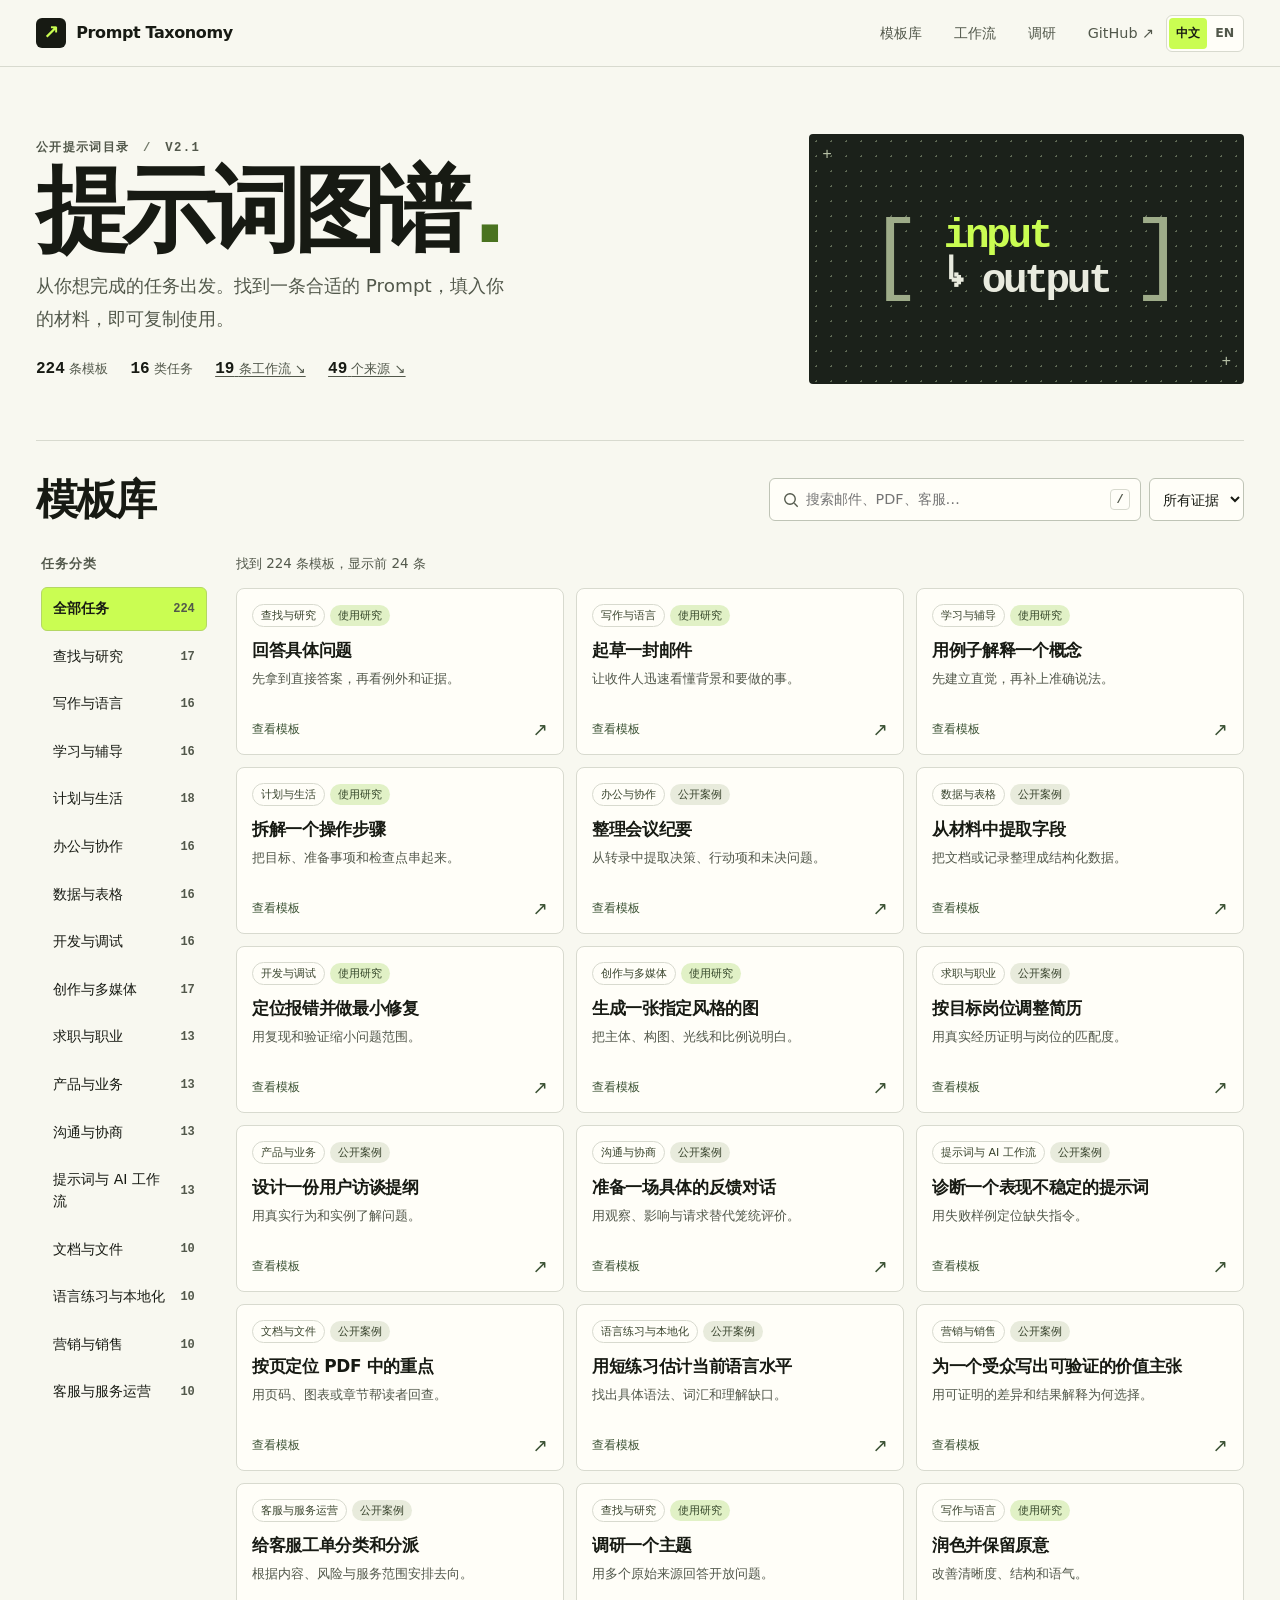
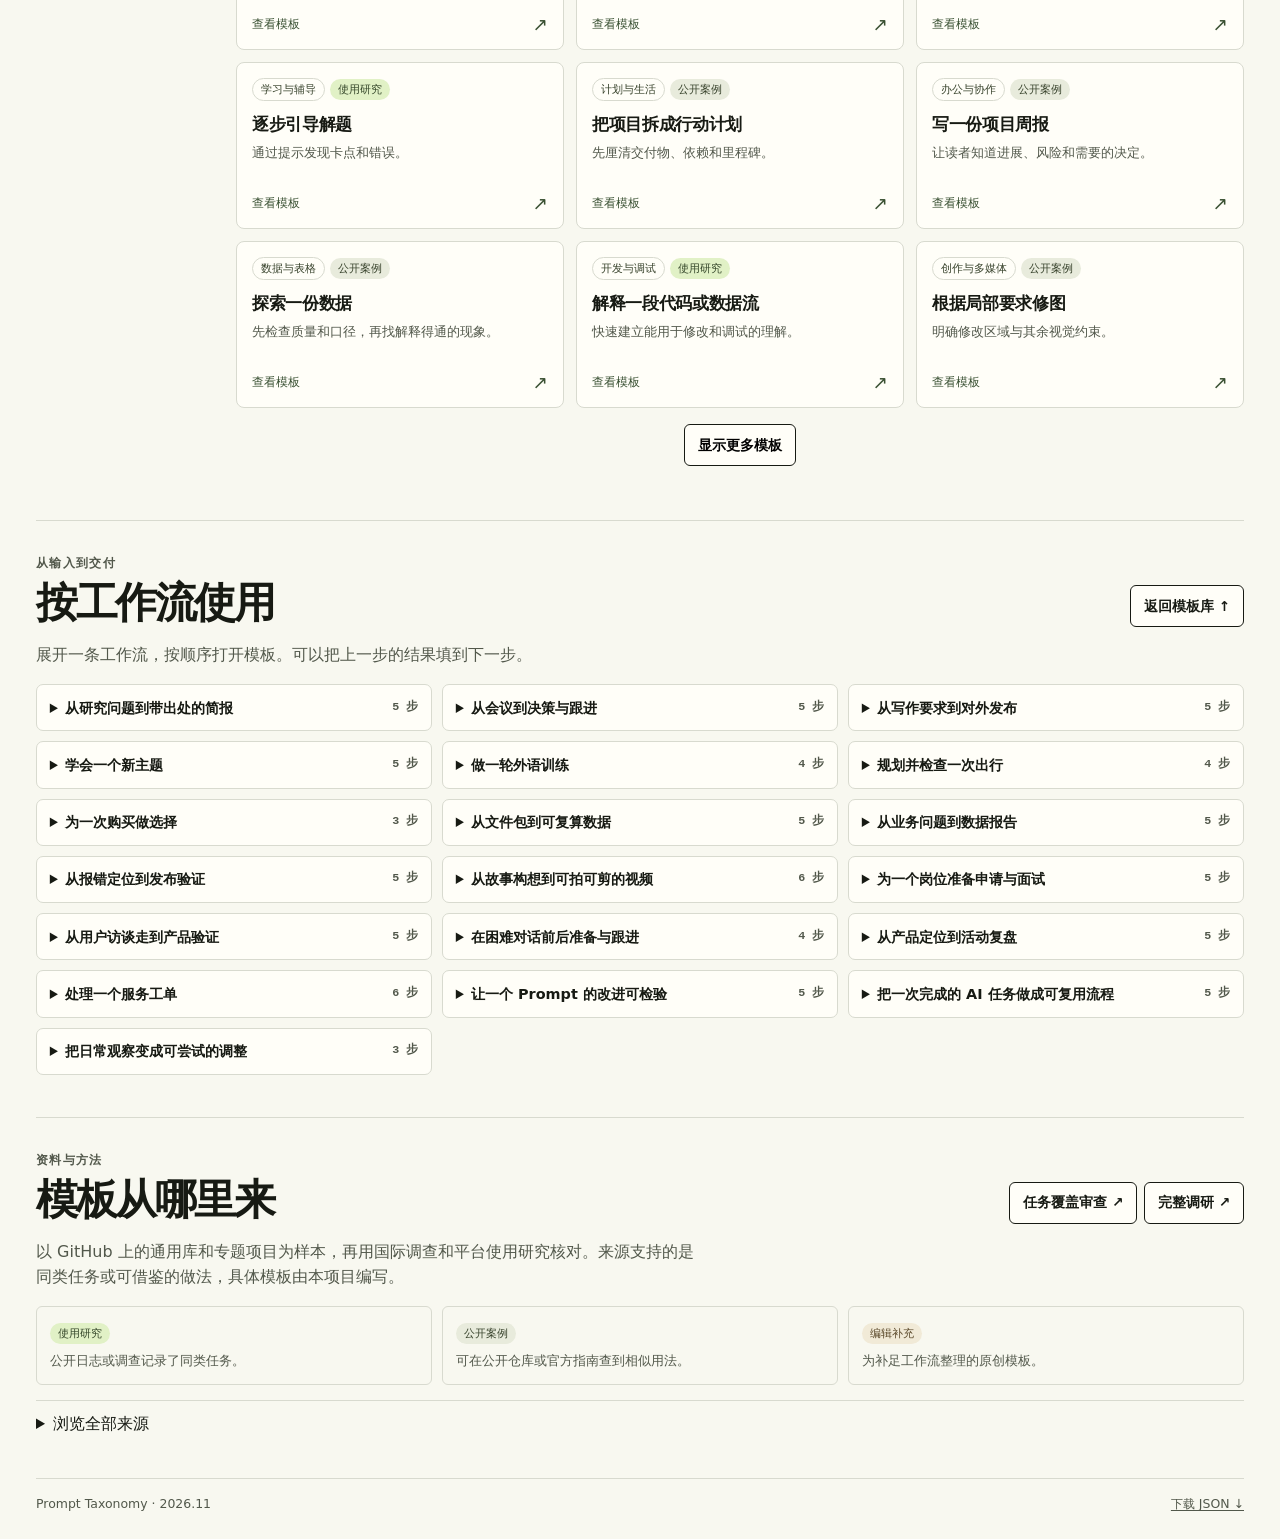
<file: docs/index.html>
<!doctype html>
<html lang="zh-CN">
<head>
  <meta charset="utf-8">
  <meta name="viewport" content="width=device-width, initial-scale=1">
  <meta name="description" content="以国际 GitHub 案例和使用研究为基础，整理 224 条可复制的常用 Prompt 和 19 条工作流。">
  <meta name="theme-color" content="#f8f8f0">
  <title>Prompt Taxonomy · 提示词图谱</title>
  <link rel="icon" href="./icon.svg" type="image/svg+xml">
  <link rel="stylesheet" href="./style.css?v=2.1">
  <script src="./i18n.js?v=2.1" defer></script>
  <script src="./app.js?v=2.1" defer></script>
</head>
<body>
  <a class="skip" href="#library" data-i18n="skip">跳至模板</a>
  <header class="topbar">
    <div class="wrap header-inner">
      <a class="brand" href="./" aria-label="Prompt Taxonomy 首页" data-i18n-label="home"><span class="brand-mark" aria-hidden="true">↗</span> Prompt Taxonomy</a>
      <div class="header-controls">
        <nav aria-label="站内导航" data-i18n-label="navigation">
          <a href="#library" data-i18n="library">模板库</a>
          <a href="#workflows" data-i18n="workflows">工作流</a>
          <a href="#research" data-i18n="research">调研</a>
          <a href="https://github.com/liamamilin/Prompt-taxonomy">GitHub ↗</a>
        </nav>
        <div class="language-switch" role="group" aria-label="页面语言" data-i18n-label="language">
          <button type="button" data-language="zh" lang="zh-CN" aria-pressed="true">中文</button>
          <button type="button" data-language="en" lang="en" aria-pressed="false" aria-label="English">EN</button>
        </div>
      </div>
    </div>
    <p class="wrap language-error" id="language-error" role="status" hidden></p>
  </header>
  <main class="wrap">
    <section class="hero" aria-labelledby="hero-title">
      <div>
        <p class="eyebrow"><span class="edition-label" data-i18n="publicCatalog">公开提示词目录</span> <span> / </span> V<span id="version">2.1</span></p>
        <h1 id="hero-title"><span class="hero-name" data-i18n="heroTitle">提示词图谱</span><span class="hero-period">.</span></h1>
        <p class="lede" data-i18n="heroLede">从你想完成的任务出发。找到一条合适的 Prompt，填入你的材料，即可复制使用。</p>
        <div class="hero-facts" aria-label="目录规模" data-i18n-label="catalogSize">
          <span><b id="prompt-count">224</b> <span data-i18n="templateUnit">条模板</span></span>
          <span><b id="category-count">16</b> <span data-i18n="categoryUnit">类任务</span></span>
          <a href="#workflows"><b id="workflow-count">19</b> <span data-i18n="workflowUnit">条工作流 ↘</span></a>
          <a href="#research"><b id="source-count">49</b> <span data-i18n="sourceUnit">个来源 ↘</span></a>
        </div>
      </div>
      <div class="hero-art" aria-hidden="true"><span class="art-corner">+</span><span class="art-bracket">[</span><span class="art-word">input<br><em>↳ output</em></span><span class="art-bracket">]</span><span class="art-corner">+</span></div>
    </section>
    <section class="library" id="library" aria-labelledby="library-title">
      <div class="library-top">
        <h2 id="library-title" data-i18n="library">模板库</h2>
        <div class="filters">
          <div class="search-wrap">
            <svg viewBox="0 0 24 24" width="20" height="20" aria-hidden="true"><circle cx="10.8" cy="10.8" r="6.3"/><path d="m16 16 4 4"/></svg>
            <label class="sr-only" for="search" data-i18n="search">搜索模板</label>
            <input id="search" type="search" placeholder="搜索邮件、PDF、客服…" data-i18n-placeholder="searchPlaceholder" autocomplete="off">
            <kbd aria-hidden="true">/</kbd>
          </div>
          <label class="sr-only" for="evidence" data-i18n="evidence">证据类型</label>
          <select id="evidence"><option value="" data-i18n="allEvidence">所有证据</option></select>
        </div>
      </div>
      <div class="library-layout">
        <aside class="sidebar">
          <div class="sidebar-inner"><h3 data-i18n="categories">任务分类</h3><nav id="categories" aria-label="按任务分类" data-i18n-label="byCategory"></nav></div>
          <div class="mobile-category"><label for="category-select" data-i18n="categories">任务分类</label><select id="category-select"></select></div>
        </aside>
        <div class="results">
          <div class="results-line"><p id="results-count" role="status">正在载入模板…</p><button class="text-button" id="clear" data-i18n="clear" hidden>清除筛选</button></div>
          <div class="cards" id="cards"></div>
          <div class="more-results"><button class="button light" type="button" id="more" data-i18n="more" hidden>显示更多模板</button></div>
        </div>
      </div>
      <noscript><p>请启用 JavaScript 以搜索和填写模板，或 <a href="./catalog.json">查看 JSON 目录</a>。 <a href="./catalog.en.json" lang="en">English JSON</a></p></noscript>
    </section>
    <section class="research" id="workflows" aria-labelledby="workflows-title">
      <div class="research-top">
        <div><p class="eyebrow" data-i18n="workflowEyebrow">从输入到交付</p><h2 id="workflows-title" data-i18n="workflowTitle">按工作流使用</h2></div>
        <a class="button light" href="#library" data-i18n="backToLibrary">返回模板库 ↑</a>
      </div>
      <p class="research-intro" data-i18n="workflowIntro">展开一条工作流，按顺序打开模板。可以把上一步的结果填到下一步。</p>
      <div class="workflow-list" id="workflow-list"></div>
    </section>
    <section class="research" id="research" aria-labelledby="research-title">
      <div class="research-top">
        <div><p class="eyebrow" data-i18n="researchEyebrow">资料与方法</p><h2 id="research-title" data-i18n="researchTitle">模板从哪里来</h2></div>
        <div class="research-links">
          <a class="button light" href="https://github.com/liamamilin/Prompt-taxonomy/blob/main/COVERAGE.md" data-i18n="coverageLink">任务覆盖审查 ↗</a>
          <a class="button light" href="https://github.com/liamamilin/Prompt-taxonomy/blob/main/RESEARCH.md" data-i18n="reportLink">完整调研 ↗</a>
        </div>
      </div>
      <p class="research-intro" data-i18n="researchIntro">以 GitHub 上的通用库和专题项目为样本，再用国际调查和平台使用研究核对。来源支持的是同类任务或可借鉴的做法，具体模板由本项目编写。</p>
      <div class="evidence-key" id="evidence-key"></div>
      <details class="source-details"><summary data-i18n="browseSources">浏览全部来源</summary><ul id="sources"></ul></details>
    </section>
  </main>
  <footer class="wrap footer"><span>Prompt Taxonomy · 2026.11</span><a href="./catalog.json" id="download" data-i18n="download" download>下载 JSON ↓</a></footer>
  <dialog id="detail" aria-labelledby="detail-title">
    <div class="dialog-content">
      <div class="dialog-top">
        <span id="detail-meta" class="eyebrow"></span>
        <div class="dialog-controls">
          <div class="language-switch" role="group" aria-label="页面语言" data-i18n-label="language">
            <button type="button" data-language="zh" lang="zh-CN" aria-pressed="true">中文</button>
            <button type="button" data-language="en" lang="en" aria-pressed="false" aria-label="English">EN</button>
          </div>
          <button type="button" class="close" id="close" aria-label="关闭" data-i18n-label="close" autofocus>×</button>
        </div>
      </div>
      <h2 id="detail-title"></h2><p id="detail-description"></p>
      <details class="fields" open><summary><span class="fields-label" data-i18n="fillVariables">填写变量</span> <span data-i18n="optional">可选</span></summary><div id="variables"></div></details>
      <div class="preview-label"><h3>Prompt</h3><button id="copy-link" class="text-button" type="button" data-i18n="copyLink">复制链接</button></div>
      <pre id="preview" tabindex="0"></pre>
      <div class="dialog-actions"><span id="feedback" role="status"></span><button type="button" class="button primary" id="copy" data-i18n="copy">复制 Prompt ↗</button></div>
      <details class="detail-sources"><summary data-i18n="whyIncluded">为什么收录</summary><p id="detail-evidence"></p><ul id="detail-sources"></ul></details>
    </div>
  </dialog>
</body>
</html>
</file>
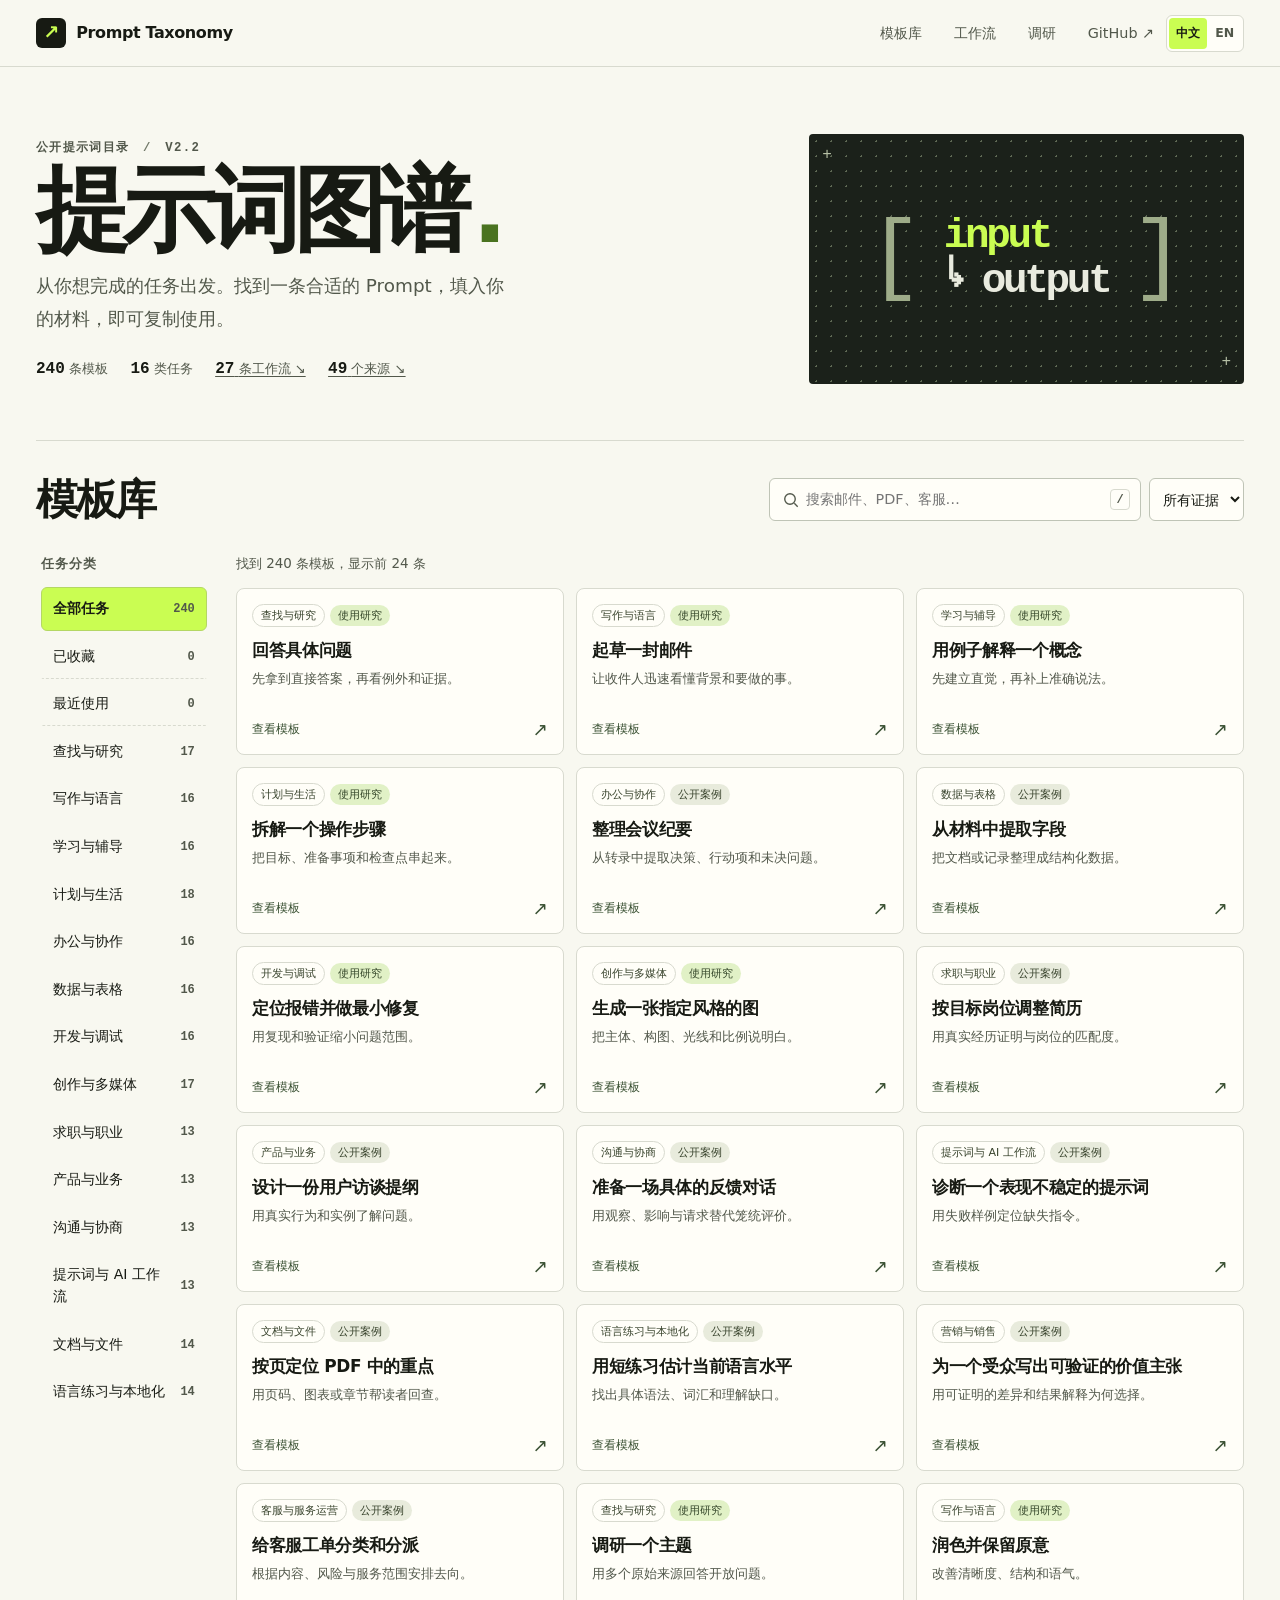
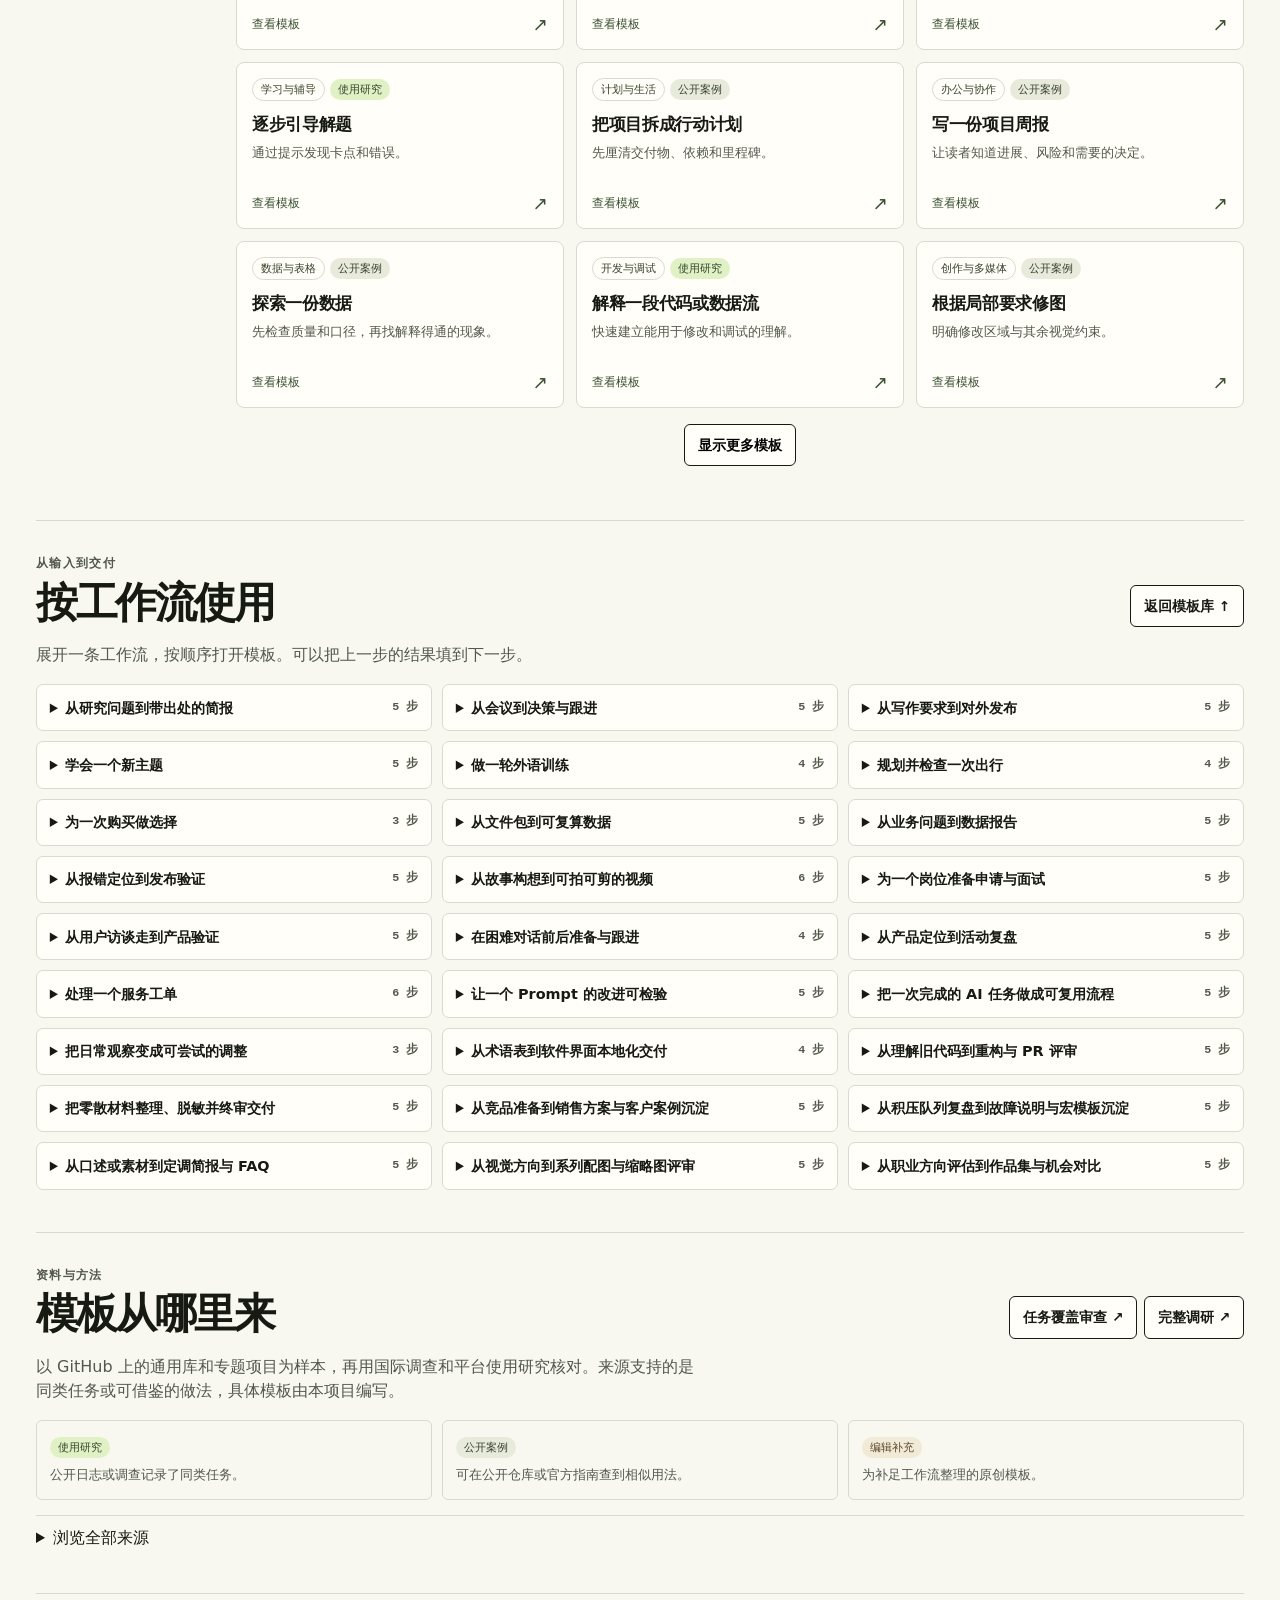
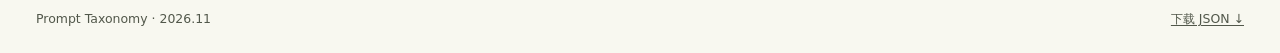
<file: Prompt-taxonomy-v2.2/docs/index.html>
<!doctype html>
<html lang="zh-CN">
<head>
  <meta charset="utf-8">
  <meta name="viewport" content="width=device-width, initial-scale=1">
  <meta name="description" content="以国际 GitHub 案例和使用研究为基础，整理 240 条可复制的常用 Prompt 和 27 条工作流。">
  <meta name="theme-color" content="#f8f8f0">
  <meta property="og:type" content="website">
  <meta property="og:title" content="Prompt Taxonomy · 提示词图谱">
  <meta property="og:description" content="以国际 GitHub 案例和使用研究为基础，整理 240 条中英双语 Prompt 和 27 条工作流。">
  <meta property="og:url" content="https://liamamilin.github.io/Prompt-taxonomy/">
  <title>Prompt Taxonomy · 提示词图谱</title>
  <link rel="icon" href="./icon.svg" type="image/svg+xml">
  <link rel="stylesheet" href="./style.css?v=2.2">
  <script src="./i18n.js?v=2.2" defer></script>
  <script src="./app.js?v=2.2" defer></script>
</head>
<body>
  <a class="skip" href="#library" data-i18n="skip">跳至模板</a>
  <header class="topbar">
    <div class="wrap header-inner">
      <a class="brand" href="./" aria-label="Prompt Taxonomy 首页" data-i18n-label="home"><span class="brand-mark" aria-hidden="true">↗</span> Prompt Taxonomy</a>
      <div class="header-controls">
        <nav aria-label="站内导航" data-i18n-label="navigation">
          <a href="#library" data-i18n="library">模板库</a>
          <a href="#workflows" data-i18n="workflows">工作流</a>
          <a href="#research" data-i18n="research">调研</a>
          <a href="https://github.com/liamamilin/Prompt-taxonomy">GitHub ↗</a>
        </nav>
        <div class="language-switch" role="group" aria-label="页面语言" data-i18n-label="language">
          <button type="button" data-language="zh" lang="zh-CN" aria-pressed="true">中文</button>
          <button type="button" data-language="en" lang="en" aria-pressed="false" aria-label="English">EN</button>
        </div>
      </div>
    </div>
    <p class="wrap language-error" id="language-error" role="status" hidden></p>
  </header>
  <main class="wrap">
    <section class="hero" aria-labelledby="hero-title">
      <div>
        <p class="eyebrow"><span class="edition-label" data-i18n="publicCatalog">公开提示词目录</span> <span> / </span> V<span id="version">2.2</span></p>
        <h1 id="hero-title"><span class="hero-name" data-i18n="heroTitle">提示词图谱</span><span class="hero-period">.</span></h1>
        <p class="lede" data-i18n="heroLede">从你想完成的任务出发。找到一条合适的 Prompt，填入你的材料，即可复制使用。</p>
        <div class="hero-facts" aria-label="目录规模" data-i18n-label="catalogSize">
          <span><b id="prompt-count">240</b> <span data-i18n="templateUnit">条模板</span></span>
          <span><b id="category-count">16</b> <span data-i18n="categoryUnit">类任务</span></span>
          <a href="#workflows"><b id="workflow-count">27</b> <span data-i18n="workflowUnit">条工作流 ↘</span></a>
          <a href="#research"><b id="source-count">49</b> <span data-i18n="sourceUnit">个来源 ↘</span></a>
        </div>
      </div>
      <div class="hero-art" aria-hidden="true"><span class="art-corner">+</span><span class="art-bracket">[</span><span class="art-word">input<br><em>↳ output</em></span><span class="art-bracket">]</span><span class="art-corner">+</span></div>
    </section>
    <section class="library" id="library" aria-labelledby="library-title">
      <div class="library-top">
        <h2 id="library-title" data-i18n="library">模板库</h2>
        <div class="filters">
          <div class="search-wrap">
            <svg viewBox="0 0 24 24" width="20" height="20" aria-hidden="true"><circle cx="10.8" cy="10.8" r="6.3"/><path d="m16 16 4 4"/></svg>
            <label class="sr-only" for="search" data-i18n="search">搜索模板</label>
            <input id="search" type="search" placeholder="搜索邮件、PDF、客服…" data-i18n-placeholder="searchPlaceholder" autocomplete="off">
            <kbd aria-hidden="true">/</kbd>
          </div>
          <label class="sr-only" for="evidence" data-i18n="evidence">证据类型</label>
          <select id="evidence"><option value="" data-i18n="allEvidence">所有证据</option></select>
        </div>
      </div>
      <div class="library-layout">
        <aside class="sidebar">
          <div class="sidebar-inner"><h3 data-i18n="categories">任务分类</h3><nav id="categories" aria-label="按任务分类" data-i18n-label="byCategory"></nav></div>
          <div class="mobile-category"><label for="category-select" data-i18n="categories">任务分类</label><select id="category-select"></select></div>
        </aside>
        <div class="results">
          <div class="results-line"><p id="results-count" role="status">正在载入模板…</p><button class="text-button" id="clear" data-i18n="clear" hidden>清除筛选</button></div>
          <div class="cards" id="cards"></div>
          <div class="more-results"><button class="button light" type="button" id="more" data-i18n="more" hidden>显示更多模板</button></div>
        </div>
      </div>
      <noscript><p>请启用 JavaScript 以搜索和填写模板，或 <a href="./catalog.json">查看 JSON 目录</a>。 <a href="./catalog.en.json" lang="en">English JSON</a></p></noscript>
    </section>
    <section class="research" id="workflows" aria-labelledby="workflows-title">
      <div class="research-top">
        <div><p class="eyebrow" data-i18n="workflowEyebrow">从输入到交付</p><h2 id="workflows-title" data-i18n="workflowTitle">按工作流使用</h2></div>
        <a class="button light" href="#library" data-i18n="backToLibrary">返回模板库 ↑</a>
      </div>
      <p class="research-intro" data-i18n="workflowIntro">展开一条工作流，按顺序打开模板。可以把上一步的结果填到下一步。</p>
      <div class="workflow-list" id="workflow-list"></div>
    </section>
    <section class="research" id="research" aria-labelledby="research-title">
      <div class="research-top">
        <div><p class="eyebrow" data-i18n="researchEyebrow">资料与方法</p><h2 id="research-title" data-i18n="researchTitle">模板从哪里来</h2></div>
        <div class="research-links">
          <a class="button light" href="https://github.com/liamamilin/Prompt-taxonomy/blob/main/COVERAGE.md" data-i18n="coverageLink">任务覆盖审查 ↗</a>
          <a class="button light" href="https://github.com/liamamilin/Prompt-taxonomy/blob/main/RESEARCH.md" data-i18n="reportLink">完整调研 ↗</a>
        </div>
      </div>
      <p class="research-intro" data-i18n="researchIntro">以 GitHub 上的通用库和专题项目为样本，再用国际调查和平台使用研究核对。来源支持的是同类任务或可借鉴的做法，具体模板由本项目编写。</p>
      <div class="evidence-key" id="evidence-key"></div>
      <details class="source-details"><summary data-i18n="browseSources">浏览全部来源</summary><ul id="sources"></ul></details>
    </section>
  </main>
  <footer class="wrap footer"><span>Prompt Taxonomy · 2026.11</span><a href="./catalog.json" id="download" data-i18n="download" download>下载 JSON ↓</a></footer>
  <dialog id="detail" aria-labelledby="detail-title">
    <div class="dialog-content">
      <div class="dialog-top">
        <span id="detail-meta" class="eyebrow"></span>
        <div class="dialog-controls">
          <button type="button" class="save-button" id="save-toggle" aria-pressed="false" data-i18n="saveTemplate">☆ 收藏</button>
          <div class="language-switch" role="group" aria-label="页面语言" data-i18n-label="language">
            <button type="button" data-language="zh" lang="zh-CN" aria-pressed="true">中文</button>
            <button type="button" data-language="en" lang="en" aria-pressed="false" aria-label="English">EN</button>
          </div>
          <button type="button" class="close" id="close" aria-label="关闭" data-i18n-label="close" autofocus>×</button>
        </div>
      </div>
      <div class="workflow-bar" id="workflow-bar" hidden>
        <div class="workflow-bar-info">
          <span class="workflow-bar-title" id="workflow-bar-title"></span>
          <span class="workflow-bar-step" id="workflow-bar-step"></span>
        </div>
        <div class="workflow-bar-nav">
          <button type="button" class="text-button" id="workflow-prev" data-i18n="prevStep">← 上一步</button>
          <button type="button" class="text-button" id="workflow-next" data-i18n="nextStep">下一步 →</button>
        </div>
      </div>
      <div class="related-workflows" id="related-workflows" hidden></div>
      <h2 id="detail-title"></h2><p id="detail-description"></p>
      <details class="fields" open>
        <summary>
          <span class="fields-summary-left"><span class="fields-label" data-i18n="fillVariables">填写变量</span> <span id="fields-progress" class="fields-progress" data-i18n="optional">可选</span></span>
          <button type="button" class="text-button" id="clear-fields" data-i18n="clearFields" hidden>清空已填</button>
        </summary>
        <div id="variables"></div>
      </details>
      <div class="preview-label"><h3>Prompt</h3><button id="copy-link" class="text-button" type="button" data-i18n="copyLink">复制链接</button></div>
      <pre id="preview" tabindex="0"></pre>
      <div class="dialog-actions"><span id="feedback" role="status"></span><button type="button" class="button primary" id="copy" data-i18n="copy">复制 Prompt ↗</button></div>
      <details class="detail-sources"><summary data-i18n="whyIncluded">为什么收录</summary><p id="detail-evidence"></p><ul id="detail-sources"></ul></details>
    </div>
  </dialog>
</body>
</html>
</file>
<file: docs/style.css>
:root{color-scheme:light;--paper:#f8f8f0;--panel:#fffeF8;--ink:#171a13;--muted:#52584b;--line:#d8dacf;--acid:#cafd52;--blue:#2d443b;--mono:ui-monospace,SFMono-Regular,Consolas,monospace;--sans:"PingFang SC","Microsoft YaHei",system-ui,sans-serif}
*,*::before,*::after{box-sizing:border-box}
html{scroll-padding-top:1.5rem}
body{margin:0;background:var(--paper);color:var(--ink);font-family:var(--sans);line-height:1.55}
a{color:inherit;text-underline-offset:.2em}
button,input,select,textarea{font:inherit}
button,select,summary{cursor:pointer}
button:focus-visible,a:focus-visible,input:focus-visible,select:focus-visible,textarea:focus-visible,pre:focus-visible,summary:focus-visible{outline:2px solid #355b32;outline-offset:3px}
.wrap{width:min(1280px,calc(100% - 72px));margin-inline:auto}
.sr-only,.skip:not(:focus){position:absolute;width:1px;height:1px;overflow:hidden;clip-path:inset(50%);white-space:nowrap}
.skip:focus{position:absolute;z-index:2;background:var(--acid);padding:.7rem}
[hidden]{display:none!important}
.topbar{border-bottom:1px solid var(--line)}
.header-inner{display:flex;align-items:center;justify-content:space-between;min-height:66px;gap:1rem}
.brand{font-weight:790;text-decoration:none;display:flex;align-items:center;gap:.62rem;letter-spacing:-.025em}
.brand-mark{display:grid;place-items:center;width:1.9rem;height:1.9rem;border-radius:6px;background:var(--ink);color:var(--acid);font-size:1.2rem}
.header-inner nav{display:flex;gap:clamp(.8rem,2.8vw,2rem);font-size:.9rem;color:var(--muted)}
.header-inner nav a{text-decoration:none}.header-inner nav a:hover{text-decoration:underline}
.hero{display:grid;grid-template-columns:1fr minmax(240px,36%);gap:2rem;align-items:center;padding:67px 0 56px;border-bottom:1px solid var(--line)}
.eyebrow{font:700 .77rem/1.5 var(--mono);letter-spacing:.11em;margin:0;color:var(--muted)}
.eyebrow span:not(#version):not(.edition-label){color:#717968;padding-inline:.3rem}
h1,h2,h3,p{margin-top:0}
h1{margin:.3rem 0 .6rem;font-size:clamp(3.1rem,7.25vw,7.2rem);line-height:1.05;letter-spacing:-.08em;font-weight:900}
h1 .hero-period{color:#4a7320;margin-left:.09em}
.lede{color:var(--muted);font-size:clamp(.95rem,1.6vw,1.15rem);max-width:41ch;line-height:1.8;margin-bottom:1.5rem}
.hero-facts{display:flex;flex-wrap:wrap;gap:.55rem 1.4rem;font-size:.82rem;color:var(--muted)}
.hero-facts b{font:800 1rem var(--mono);color:var(--ink)}
.hero-art{height:250px;display:flex;justify-content:center;align-items:center;gap:clamp(.45rem,1.7vw,1.5rem);background-color:#1b211a;background-image:radial-gradient(#5e6954 1px,transparent 1px);background-size:15px 15px;color:var(--acid);position:relative;border-radius:4px;overflow:hidden;font-family:var(--mono);user-select:none}
.art-word{font-size:clamp(1.32rem,3.2vw,3.05rem);line-height:1.1;font-weight:800;letter-spacing:-.08em}.art-word em{color:#e9ebdf;font-style:normal}.art-bracket{font-size:clamp(2rem,7vw,6.7rem);line-height:1;font-weight:200;color:#9eac89}.art-corner{position:absolute;top:9px;left:13px;color:#b6c0a5}.art-corner:last-child{top:auto;left:auto;right:13px;bottom:9px}
.library{padding:34px 0 54px}.library-top{display:flex;align-items:center;justify-content:space-between;gap:1rem;margin-bottom:23px}.library-top h2,.research h2{font-size:clamp(1.7rem,3.5vw,2.6rem);margin:0;letter-spacing:-.06em;line-height:1.18}
.filters{display:flex;gap:.55rem}.search-wrap{position:relative;display:flex;align-items:center}.search-wrap svg{position:absolute;left:.7rem;fill:none;stroke:var(--muted);stroke-width:1.65;pointer-events:none}.search-wrap kbd{position:absolute;right:.65rem;font:600 .75rem var(--mono);padding:.15rem .35rem;border:1px solid var(--line);border-radius:4px;color:var(--muted);pointer-events:none}.search-wrap:focus-within kbd,.search-wrap:has(input:not(:placeholder-shown)) kbd{display:none}
input[type=search],select{min-height:43px;border:1px solid #bfc4b6;background:var(--panel);border-radius:6px;color:var(--ink);font-size:.9rem}
input[type=search]{width:clamp(178px,29vw,395px);padding:.52rem .7rem .52rem 2.2rem}select{padding:.5rem .52rem}
.library-layout{display:grid;grid-template-columns:176px minmax(0,1fr);gap:24px}
.mobile-category{display:none}.sidebar-inner{position:sticky;top:1.5rem}
.sidebar h3{margin:4px 0 13px;font-size:.79rem;color:var(--muted);letter-spacing:.07em}
.category{width:100%;display:flex;justify-content:space-between;align-items:center;gap:.7rem;border:1px solid transparent;padding:.65rem .7rem;background:transparent;border-radius:6px;color:var(--ink);text-align:left;font-size:.88rem;margin:0 0 3px;white-space:nowrap}
.category span:last-child{font:600 .75rem var(--mono);color:var(--muted)}.category:hover{background:#e9eddd}.category[aria-pressed=true]{background:var(--acid);color:var(--ink);border-color:#b4d764;font-weight:750}
.results-line{display:flex;align-items:center;justify-content:space-between;gap:1rem;min-height:34px;margin-bottom:7px}.results-line p{margin:0;color:var(--muted);font-size:.84rem}
.cards{display:grid;grid-template-columns:repeat(3,minmax(0,1fr));gap:12px}
.card{display:flex;flex-direction:column;min-width:0;min-height:167px;text-align:left;padding:15px;border:1px solid var(--line);border-radius:8px;background:var(--panel);color:var(--ink)}
.card:hover{border-color:#6e8460;background:#fafded}.card:active{transform:translateY(1px)}
.card-top,.card-bottom{display:flex;align-items:center;justify-content:space-between;gap:.3rem;width:100%}.card-top{margin-bottom:12px;flex-wrap:wrap;justify-content:flex-start}.pill{display:inline-block;border-radius:100px;padding:.13rem .5rem;background:#e8ebdc;color:#37422b;font-size:.69rem;white-space:nowrap}.pill.usage{background:#e1f1c6;color:#35472a}.pill.editorial{background:#f1ead7;color:#594728}.pill.category-name{background:transparent;border:1px solid var(--line)}
.card-title{display:block;font-size:1.06rem;line-height:1.4;margin:0 0 5px;font-weight:800;letter-spacing:-.02em}.card-description{display:block;font-size:.82rem;color:var(--muted);margin-bottom:.65rem;line-height:1.65}.card-bottom{margin-top:auto;color:#3a5133;font-size:.75rem}.card-bottom span:last-child{font-size:1.15rem;line-height:1}
.empty{grid-column:1/-1;padding:2rem;border:1px dashed var(--line);border-radius:8px;color:var(--muted)}
.text-button{border:0;background:transparent;color:#34502d;padding:.2rem .1rem;text-decoration:underline;text-underline-offset:3px;font-size:.83rem}
.research{border-top:1px solid var(--line);padding:34px 0 42px}.research-top{display:flex;justify-content:space-between;gap:1rem;align-items:end;margin-bottom:16px}.research h2{margin-top:.28rem}
.research-intro{color:var(--muted);max-width:65ch}.evidence-key{display:grid;grid-template-columns:repeat(3,minmax(0,1fr));gap:10px;margin-bottom:15px}.evidence-key div{padding:13px;border:1px solid var(--line);border-radius:6px}.evidence-key p{font-size:.82rem;color:var(--muted);margin:.4rem 0 0}
.button{display:inline-flex;justify-content:center;align-items:center;border:1px solid var(--ink);border-radius:6px;padding:.6rem .8rem;text-decoration:none;font-weight:700;font-size:.85rem;white-space:nowrap}.button.light{background:var(--panel)}.button.primary{background:var(--acid);color:var(--ink)}.button:hover{box-shadow:0 0 0 2px var(--line)}
.source-details,.detail-sources{border-top:1px solid var(--line);padding-top:.65rem}.source-details ul,.detail-sources ul{padding-left:1.2rem}.source-details ul{columns:2;column-gap:2rem}.source-details li,.detail-sources li{break-inside:avoid;margin-bottom:.6rem;font-size:.83rem}.source-kind{color:var(--muted);font-size:.7rem;display:inline-block;margin-left:.25rem}.source-note{display:block;color:var(--muted);font-size:.78rem}
.footer{padding:15px 0 25px;border-top:1px solid var(--line);display:flex;justify-content:space-between;gap:.6rem;font-size:.78rem;color:var(--muted)}
dialog{border:1px solid var(--line);border-radius:11px;padding:0;width:min(635px,calc(100% - 24px));max-height:calc(100% - 24px);background:var(--panel);color:var(--ink);box-shadow:0 12px 70px #141d1640}
dialog::backdrop{background:#151b14aa}body:has(dialog[open]){overflow:hidden}.dialog-content{padding:clamp(15px,4vw,30px)}.dialog-top,.preview-label,.dialog-actions{display:flex;align-items:center;justify-content:space-between;gap:.65rem}.close{background:var(--paper);border:1px solid var(--line);border-radius:6px;font-size:1.3rem;min-width:36px;height:36px;line-height:1}
.dialog-content h2{margin:.15rem 0 .2rem;letter-spacing:-.035em;line-height:1.3}.dialog-content>p{color:var(--muted);margin-bottom:.8rem}.fields{border:1px solid var(--line);border-radius:6px;padding:.55rem .7rem;margin:.8rem 0}.fields summary span:not(.fields-label){color:var(--muted);font-size:.76rem}.fields label{display:block;margin:.65rem 0 .2rem;font-size:.85rem}.fields textarea{display:block;width:100%;min-height:2.4rem;resize:vertical;background:#fff;color:var(--ink);border:1px solid #bfc4b6;border-radius:5px;padding:.35rem .45rem}
.preview-label h3{margin:0;font-size:.94rem}.dialog-content pre{white-space:pre-wrap;overflow-wrap:anywhere;background:#f0f2e8;border:1px solid var(--line);padding:.75rem;border-radius:6px;font:inherit;font-size:.88rem;margin:.35rem 0 .65rem}
.dialog-actions{justify-content:flex-end;margin-bottom:1rem}.dialog-actions span{font-size:.8rem;color:var(--muted)}.detail-sources p{font-size:.84rem;color:var(--muted);margin:.6rem 0}
@media(max-width:1060px){.cards{grid-template-columns:repeat(2,minmax(0,1fr))}}
@media(max-width:720px){.wrap{width:calc(100% - 34px)}.hero{padding:39px 0 33px;grid-template-columns:1fr;gap:1.4rem}.hero-art{height:126px}.art-word{font-size:2rem}.art-bracket{font-size:3.6rem}.library-layout{grid-template-columns:1fr;gap:.55rem}.sidebar-inner{display:none}.mobile-category{display:flex;gap:.55rem;align-items:center;color:var(--muted);font-size:.84rem}.mobile-category select{flex:1;max-width:285px}.library-top{margin-bottom:.85rem}.header-inner{min-height:58px}.card{min-height:151px}.source-details ul{columns:1}}
@media(max-width:440px){.header-inner nav{gap:.65rem;font-size:.78rem}.brand{font-size:.84rem}.brand-mark{width:1.5rem;height:1.5rem}.library-top{display:block}.filters{margin-top:.85rem}.search-wrap{flex:1;min-width:0}.search-wrap input{width:100%}.cards{gap:7px}.card{padding:9px;min-height:150px}.card-title{font-size:.94rem}.card-top{margin-bottom:8px}.pill{font-size:.64rem}.card-description{font-size:.76rem}.research-top{align-items:start;flex-direction:column}.evidence-key{grid-template-columns:1fr}}
.sidebar{min-width:0}
@media(max-width:720px){.library-layout{grid-template-columns:minmax(0,1fr)}}
@media(max-width:720px){.search-wrap kbd{display:none}}
.more-results:has(button:not([hidden])){display:flex;justify-content:center;margin-top:16px}
.sidebar-inner{max-height:calc(100vh - 3rem);overflow:auto;padding:3px 5px}
.research-links{display:flex;gap:.45rem;flex-wrap:wrap}
.workflow-list{display:grid;grid-template-columns:repeat(3,minmax(0,1fr));gap:10px;align-items:start}
.workflow{border:1px solid var(--line);background:var(--panel);border-radius:7px;padding:.65rem .8rem}
.workflow summary{font-size:.9rem;font-weight:750;line-height:1.7}
.workflow-count{float:right;margin-left:.3rem;font:600 .73rem/2 var(--mono);color:var(--muted)}
.workflow p{margin:.65rem 0 .3rem;color:var(--muted);font-size:.83rem}
.workflow-steps{margin:.3rem 0;padding-left:1.25rem}
.workflow-steps li{padding:.18rem 0;font-size:.84rem}
.workflow-steps button{text-align:left}
@media(max-width:990px){.workflow-list{grid-template-columns:repeat(2,minmax(0,1fr))}}
@media(max-width:570px){.workflow-list{grid-template-columns:minmax(0,1fr)}}
@media(max-width:440px){.header-inner nav a:last-child{display:none}}

.header-controls,.dialog-controls{display:flex;align-items:center;gap:.75rem;min-width:0}
.header-inner .brand{white-space:nowrap}
.language-switch{display:inline-flex;flex:none;align-items:center;border:1px solid var(--line);border-radius:6px;background:var(--panel);padding:2px;white-space:nowrap;gap:2px}
.language-switch button{color:var(--muted);border:0;border-radius:4px;padding:.2rem .42rem;min-height:31px;background:transparent;font-size:.78rem;font-weight:680}
.language-switch button[aria-pressed=true]{color:var(--ink);background:var(--acid)}
.language-switch button:hover:not([aria-pressed=true]){background:#e9eddd}
.language-error{color:#7a381f;font-size:.82rem;margin-bottom:8px}
.hero-name{overflow-wrap:normal}
html[lang=en] .hero h1{font-size:clamp(2.85rem,7.1vw,7.2rem)}
.category span:first-child{white-space:normal;overflow-wrap:anywhere}
@media(max-width:570px){
  .header-inner{display:grid;grid-template-columns:1fr auto;gap:.3rem .7rem;padding:9px 0}
  .header-controls{display:contents}
  .header-controls nav{grid-column:1/-1;grid-row:2;flex-wrap:wrap}
  .header-controls .language-switch{grid-column:2;grid-row:1}
}
.pill.category-name{max-width:100%;white-space:normal}
.mobile-category select{min-width:0}
</file>
<file: Prompt-taxonomy-v2.2/docs/style.css>
:root{color-scheme:light;--paper:#f8f8f0;--panel:#fffeF8;--ink:#171a13;--muted:#52584b;--line:#d8dacf;--acid:#cafd52;--blue:#2d443b;--mono:ui-monospace,SFMono-Regular,Consolas,monospace;--sans:"PingFang SC","Microsoft YaHei",system-ui,sans-serif}
*,*::before,*::after{box-sizing:border-box}
html{scroll-padding-top:1.5rem}
body{margin:0;background:var(--paper);color:var(--ink);font-family:var(--sans);line-height:1.55}
a{color:inherit;text-underline-offset:.2em}
button,input,select,textarea{font:inherit}
button,select,summary{cursor:pointer}
button:focus-visible,a:focus-visible,input:focus-visible,select:focus-visible,textarea:focus-visible,pre:focus-visible,summary:focus-visible{outline:2px solid #355b32;outline-offset:3px}
.wrap{width:min(1280px,calc(100% - 72px));margin-inline:auto}
.sr-only,.skip:not(:focus){position:absolute;width:1px;height:1px;overflow:hidden;clip-path:inset(50%);white-space:nowrap}
.skip:focus{position:absolute;z-index:2;background:var(--acid);padding:.7rem}
[hidden]{display:none!important}
.topbar{border-bottom:1px solid var(--line)}
.header-inner{display:flex;align-items:center;justify-content:space-between;min-height:66px;gap:1rem}
.brand{font-weight:790;text-decoration:none;display:flex;align-items:center;gap:.62rem;letter-spacing:-.025em}
.brand-mark{display:grid;place-items:center;width:1.9rem;height:1.9rem;border-radius:6px;background:var(--ink);color:var(--acid);font-size:1.2rem}
.header-inner nav{display:flex;gap:clamp(.8rem,2.8vw,2rem);font-size:.9rem;color:var(--muted)}
.header-inner nav a{text-decoration:none}.header-inner nav a:hover{text-decoration:underline}
.hero{display:grid;grid-template-columns:1fr minmax(240px,36%);gap:2rem;align-items:center;padding:67px 0 56px;border-bottom:1px solid var(--line)}
.eyebrow{font:700 .77rem/1.5 var(--mono);letter-spacing:.11em;margin:0;color:var(--muted)}
.eyebrow span:not(#version):not(.edition-label){color:#717968;padding-inline:.3rem}
h1,h2,h3,p{margin-top:0}
h1{margin:.3rem 0 .6rem;font-size:clamp(3.1rem,7.25vw,7.2rem);line-height:1.05;letter-spacing:-.08em;font-weight:900}
h1 .hero-period{color:#4a7320;margin-left:.09em}
.lede{color:var(--muted);font-size:clamp(.95rem,1.6vw,1.15rem);max-width:41ch;line-height:1.8;margin-bottom:1.5rem}
.hero-facts{display:flex;flex-wrap:wrap;gap:.55rem 1.4rem;font-size:.82rem;color:var(--muted)}
.hero-facts b{font:800 1rem var(--mono);color:var(--ink)}
.hero-art{height:250px;display:flex;justify-content:center;align-items:center;gap:clamp(.45rem,1.7vw,1.5rem);background-color:#1b211a;background-image:radial-gradient(#5e6954 1px,transparent 1px);background-size:15px 15px;color:var(--acid);position:relative;border-radius:4px;overflow:hidden;font-family:var(--mono);user-select:none}
.art-word{font-size:clamp(1.32rem,3.2vw,3.05rem);line-height:1.1;font-weight:800;letter-spacing:-.08em}.art-word em{color:#e9ebdf;font-style:normal}.art-bracket{font-size:clamp(2rem,7vw,6.7rem);line-height:1;font-weight:200;color:#9eac89}.art-corner{position:absolute;top:9px;left:13px;color:#b6c0a5}.art-corner:last-child{top:auto;left:auto;right:13px;bottom:9px}
.library{padding:34px 0 54px}.library-top{display:flex;align-items:center;justify-content:space-between;gap:1rem;margin-bottom:23px}.library-top h2,.research h2{font-size:clamp(1.7rem,3.5vw,2.6rem);margin:0;letter-spacing:-.06em;line-height:1.18}
.filters{display:flex;gap:.55rem}.search-wrap{position:relative;display:flex;align-items:center}.search-wrap svg{position:absolute;left:.7rem;fill:none;stroke:var(--muted);stroke-width:1.65;pointer-events:none}.search-wrap kbd{position:absolute;right:.65rem;font:600 .75rem var(--mono);padding:.15rem .35rem;border:1px solid var(--line);border-radius:4px;color:var(--muted);pointer-events:none}.search-wrap:focus-within kbd,.search-wrap:has(input:not(:placeholder-shown)) kbd{display:none}
input[type=search],select{min-height:43px;border:1px solid #bfc4b6;background:var(--panel);border-radius:6px;color:var(--ink);font-size:.9rem}
input[type=search]{width:clamp(178px,29vw,395px);padding:.52rem .7rem .52rem 2.2rem}select{padding:.5rem .52rem}
.library-layout{display:grid;grid-template-columns:176px minmax(0,1fr);gap:24px}
.mobile-category{display:none}.sidebar-inner{position:sticky;top:1.5rem}
.sidebar h3{margin:4px 0 13px;font-size:.79rem;color:var(--muted);letter-spacing:.07em}
.category{width:100%;display:flex;justify-content:space-between;align-items:center;gap:.7rem;border:1px solid transparent;padding:.65rem .7rem;background:transparent;border-radius:6px;color:var(--ink);text-align:left;font-size:.88rem;margin:0 0 3px;white-space:nowrap}
.category span:last-child{font:600 .75rem var(--mono);color:var(--muted)}.category:hover{background:#e9eddd}.category[aria-pressed=true]{background:var(--acid);color:var(--ink);border-color:#b4d764;font-weight:750}
.results-line{display:flex;align-items:center;justify-content:space-between;gap:1rem;min-height:34px;margin-bottom:7px}.results-line p{margin:0;color:var(--muted);font-size:.84rem}
.cards{display:grid;grid-template-columns:repeat(3,minmax(0,1fr));gap:12px}
.card{display:flex;flex-direction:column;min-width:0;min-height:167px;text-align:left;padding:15px;border:1px solid var(--line);border-radius:8px;background:var(--panel);color:var(--ink)}
.card:hover{border-color:#6e8460;background:#fafded}.card:active{transform:translateY(1px)}
.card-top,.card-bottom{display:flex;align-items:center;justify-content:space-between;gap:.3rem;width:100%}.card-top{margin-bottom:12px;flex-wrap:wrap;justify-content:flex-start}.pill{display:inline-block;border-radius:100px;padding:.13rem .5rem;background:#e8ebdc;color:#37422b;font-size:.69rem;white-space:nowrap}.pill.usage{background:#e1f1c6;color:#35472a}.pill.editorial{background:#f1ead7;color:#594728}.pill.category-name{background:transparent;border:1px solid var(--line)}
.card-title{display:block;font-size:1.06rem;line-height:1.4;margin:0 0 5px;font-weight:800;letter-spacing:-.02em}.card-description{display:block;font-size:.82rem;color:var(--muted);margin-bottom:.65rem;line-height:1.65}.card-bottom{margin-top:auto;color:#3a5133;font-size:.75rem}.card-bottom span:last-child{font-size:1.15rem;line-height:1}
.empty{grid-column:1/-1;padding:2rem;border:1px dashed var(--line);border-radius:8px;color:var(--muted)}
.text-button{border:0;background:transparent;color:#34502d;padding:.2rem .1rem;text-decoration:underline;text-underline-offset:3px;font-size:.83rem}
.research{border-top:1px solid var(--line);padding:34px 0 42px}.research-top{display:flex;justify-content:space-between;gap:1rem;align-items:end;margin-bottom:16px}.research h2{margin-top:.28rem}
.research-intro{color:var(--muted);max-width:65ch}.evidence-key{display:grid;grid-template-columns:repeat(3,minmax(0,1fr));gap:10px;margin-bottom:15px}.evidence-key div{padding:13px;border:1px solid var(--line);border-radius:6px}.evidence-key p{font-size:.82rem;color:var(--muted);margin:.4rem 0 0}
.button{display:inline-flex;justify-content:center;align-items:center;border:1px solid var(--ink);border-radius:6px;padding:.6rem .8rem;text-decoration:none;font-weight:700;font-size:.85rem;white-space:nowrap}.button.light{background:var(--panel)}.button.primary{background:var(--acid);color:var(--ink)}.button:hover{box-shadow:0 0 0 2px var(--line)}
.source-details,.detail-sources{border-top:1px solid var(--line);padding-top:.65rem}.source-details ul,.detail-sources ul{padding-left:1.2rem}.source-details ul{columns:2;column-gap:2rem}.source-details li,.detail-sources li{break-inside:avoid;margin-bottom:.6rem;font-size:.83rem}.source-kind{color:var(--muted);font-size:.7rem;display:inline-block;margin-left:.25rem}.source-note{display:block;color:var(--muted);font-size:.78rem}
.footer{padding:15px 0 25px;border-top:1px solid var(--line);display:flex;justify-content:space-between;gap:.6rem;font-size:.78rem;color:var(--muted)}
dialog{border:1px solid var(--line);border-radius:11px;padding:0;width:min(635px,calc(100% - 24px));max-height:calc(100% - 24px);background:var(--panel);color:var(--ink);box-shadow:0 12px 70px #141d1640}
dialog::backdrop{background:#151b14aa}body:has(dialog[open]){overflow:hidden}.dialog-content{padding:clamp(15px,4vw,30px)}.dialog-top,.preview-label,.dialog-actions{display:flex;align-items:center;justify-content:space-between;gap:.65rem}.close{background:var(--paper);border:1px solid var(--line);border-radius:6px;font-size:1.3rem;min-width:36px;height:36px;line-height:1}
.dialog-content h2{margin:.15rem 0 .2rem;letter-spacing:-.035em;line-height:1.3}.dialog-content>p{color:var(--muted);margin-bottom:.8rem}.fields{border:1px solid var(--line);border-radius:6px;padding:.55rem .7rem;margin:.8rem 0}.fields summary span:not(.fields-label){color:var(--muted);font-size:.76rem}.fields label{display:block;margin:.65rem 0 .2rem;font-size:.85rem}.fields textarea{display:block;width:100%;min-height:2.4rem;resize:vertical;background:#fff;color:var(--ink);border:1px solid #bfc4b6;border-radius:5px;padding:.35rem .45rem}
.preview-label h3{margin:0;font-size:.94rem}.dialog-content pre{white-space:pre-wrap;overflow-wrap:anywhere;background:#f0f2e8;border:1px solid var(--line);padding:.75rem;border-radius:6px;font:inherit;font-size:.88rem;margin:.35rem 0 .65rem}
.dialog-actions{justify-content:flex-end;margin-bottom:1rem}.dialog-actions span{font-size:.8rem;color:var(--muted)}.detail-sources p{font-size:.84rem;color:var(--muted);margin:.6rem 0}
@media(max-width:1060px){.cards{grid-template-columns:repeat(2,minmax(0,1fr))}}
@media(max-width:720px){.wrap{width:calc(100% - 34px)}.hero{padding:39px 0 33px;grid-template-columns:1fr;gap:1.4rem}.hero-art{height:126px}.art-word{font-size:2rem}.art-bracket{font-size:3.6rem}.library-layout{grid-template-columns:1fr;gap:.55rem}.sidebar-inner{display:none}.mobile-category{display:flex;gap:.55rem;align-items:center;color:var(--muted);font-size:.84rem}.mobile-category select{flex:1;max-width:285px}.library-top{margin-bottom:.85rem}.header-inner{min-height:58px}.card{min-height:151px}.source-details ul{columns:1}}
@media(max-width:440px){.header-inner nav{gap:.65rem;font-size:.78rem}.brand{font-size:.84rem}.brand-mark{width:1.5rem;height:1.5rem}.library-top{display:block}.filters{margin-top:.85rem}.search-wrap{flex:1;min-width:0}.search-wrap input{width:100%}.cards{gap:7px}.card{padding:9px;min-height:150px}.card-title{font-size:.94rem}.card-top{margin-bottom:8px}.pill{font-size:.64rem}.card-description{font-size:.76rem}.research-top{align-items:start;flex-direction:column}.evidence-key{grid-template-columns:1fr}}
.sidebar{min-width:0}
@media(max-width:720px){.library-layout{grid-template-columns:minmax(0,1fr)}}
@media(max-width:720px){.search-wrap kbd{display:none}}
.more-results:has(button:not([hidden])){display:flex;justify-content:center;margin-top:16px}
.sidebar-inner{max-height:calc(100vh - 3rem);overflow:auto;padding:3px 5px}
.research-links{display:flex;gap:.45rem;flex-wrap:wrap}
.workflow-list{display:grid;grid-template-columns:repeat(3,minmax(0,1fr));gap:10px;align-items:start}
.workflow{border:1px solid var(--line);background:var(--panel);border-radius:7px;padding:.65rem .8rem}
.workflow summary{font-size:.9rem;font-weight:750;line-height:1.7}
.workflow-count{float:right;margin-left:.3rem;font:600 .73rem/2 var(--mono);color:var(--muted)}
.workflow p{margin:.65rem 0 .3rem;color:var(--muted);font-size:.83rem}
.workflow-steps{margin:.3rem 0;padding-left:1.25rem}
.workflow-steps li{padding:.18rem 0;font-size:.84rem}
.workflow-steps button{text-align:left}
@media(max-width:990px){.workflow-list{grid-template-columns:repeat(2,minmax(0,1fr))}}
@media(max-width:570px){.workflow-list{grid-template-columns:minmax(0,1fr)}}
@media(max-width:440px){.header-inner nav a:last-child{display:none}}

.header-controls,.dialog-controls{display:flex;align-items:center;gap:.75rem;min-width:0}
.header-inner .brand{white-space:nowrap}
.language-switch{display:inline-flex;flex:none;align-items:center;border:1px solid var(--line);border-radius:6px;background:var(--panel);padding:2px;white-space:nowrap;gap:2px}
.language-switch button{color:var(--muted);border:0;border-radius:4px;padding:.2rem .42rem;min-height:31px;background:transparent;font-size:.78rem;font-weight:680}
.language-switch button[aria-pressed=true]{color:var(--ink);background:var(--acid)}
.language-switch button:hover:not([aria-pressed=true]){background:#e9eddd}
.language-error{color:#7a381f;font-size:.82rem;margin-bottom:8px}
.hero-name{overflow-wrap:normal}
html[lang=en] .hero h1{font-size:clamp(2.85rem,7.1vw,7.2rem)}
.category span:first-child{white-space:normal;overflow-wrap:anywhere}
@media(max-width:570px){
  .header-inner{display:grid;grid-template-columns:1fr auto;gap:.3rem .7rem;padding:9px 0}
  .header-controls{display:contents}
  .header-controls nav{grid-column:1/-1;grid-row:2;flex-wrap:wrap}
  .header-controls .language-switch{grid-column:2;grid-row:1}
}
.pill.category-name{max-width:100%;white-space:normal}
.mobile-category select{min-width:0}
.category-special{border-bottom:1px dashed var(--line);border-radius:6px 6px 2px 2px}
.card-star{margin-left:auto;color:#4a7320;font-size:.85rem;line-height:1}
.save-button{border:1px solid var(--line);background:var(--paper);color:var(--ink);border-radius:6px;padding:.25rem .58rem;min-height:33px;font-size:.78rem;font-weight:680;white-space:nowrap}
.save-button:hover{background:#e9eddd}
.save-button[aria-pressed=true]{background:var(--acid);border-color:#b4d764}
.workflow-bar{display:flex;align-items:center;justify-content:space-between;gap:.65rem;flex-wrap:wrap;background:#eff3e2;border:1px solid #c9d6ab;border-radius:6px;padding:.45rem .65rem;margin:.55rem 0 .4rem;font-size:.8rem}
.workflow-bar-info{display:flex;align-items:center;gap:.5rem;flex-wrap:wrap}
.workflow-bar-title{font-weight:750;color:var(--ink)}
.workflow-bar-step{font:600 .73rem var(--mono);color:var(--muted)}
.workflow-bar-nav{display:flex;align-items:center;gap:.65rem}
.workflow-bar-nav button:disabled{opacity:.38;cursor:not-allowed;text-decoration:none}
.fields summary{display:flex;align-items:center;justify-content:space-between;gap:.5rem}
.fields-summary-left{display:inline-flex;align-items:center;gap:.4rem}
.fields-progress{color:var(--muted);font-size:.76rem}
.var-placeholder{background:#e6f6b6;color:#263918;border-radius:3px;padding:0 .18rem;font-weight:600}

.related-workflows{display:flex;align-items:center;flex-wrap:wrap;gap:.4rem;margin:.5rem 0 .35rem;font-size:.78rem}
.related-workflows-label{color:var(--muted)}
.workflow-chip{border:1px solid #c9d6ab;background:#eff3e2;color:var(--ink);border-radius:100px;padding:.18rem .6rem;font-size:.75rem;font-weight:650}
.workflow-chip:hover{background:var(--acid);border-color:#9ab84f}
@media(max-width:570px){
  .dialog-top{flex-wrap:wrap;align-items:center;gap:.45rem}
  .dialog-controls{gap:.4rem;margin-left:auto}
  .save-button{padding:.22rem .45rem;font-size:.74rem}
  .workflow-bar{flex-direction:column;align-items:flex-start;gap:.4rem}
}
</file>
